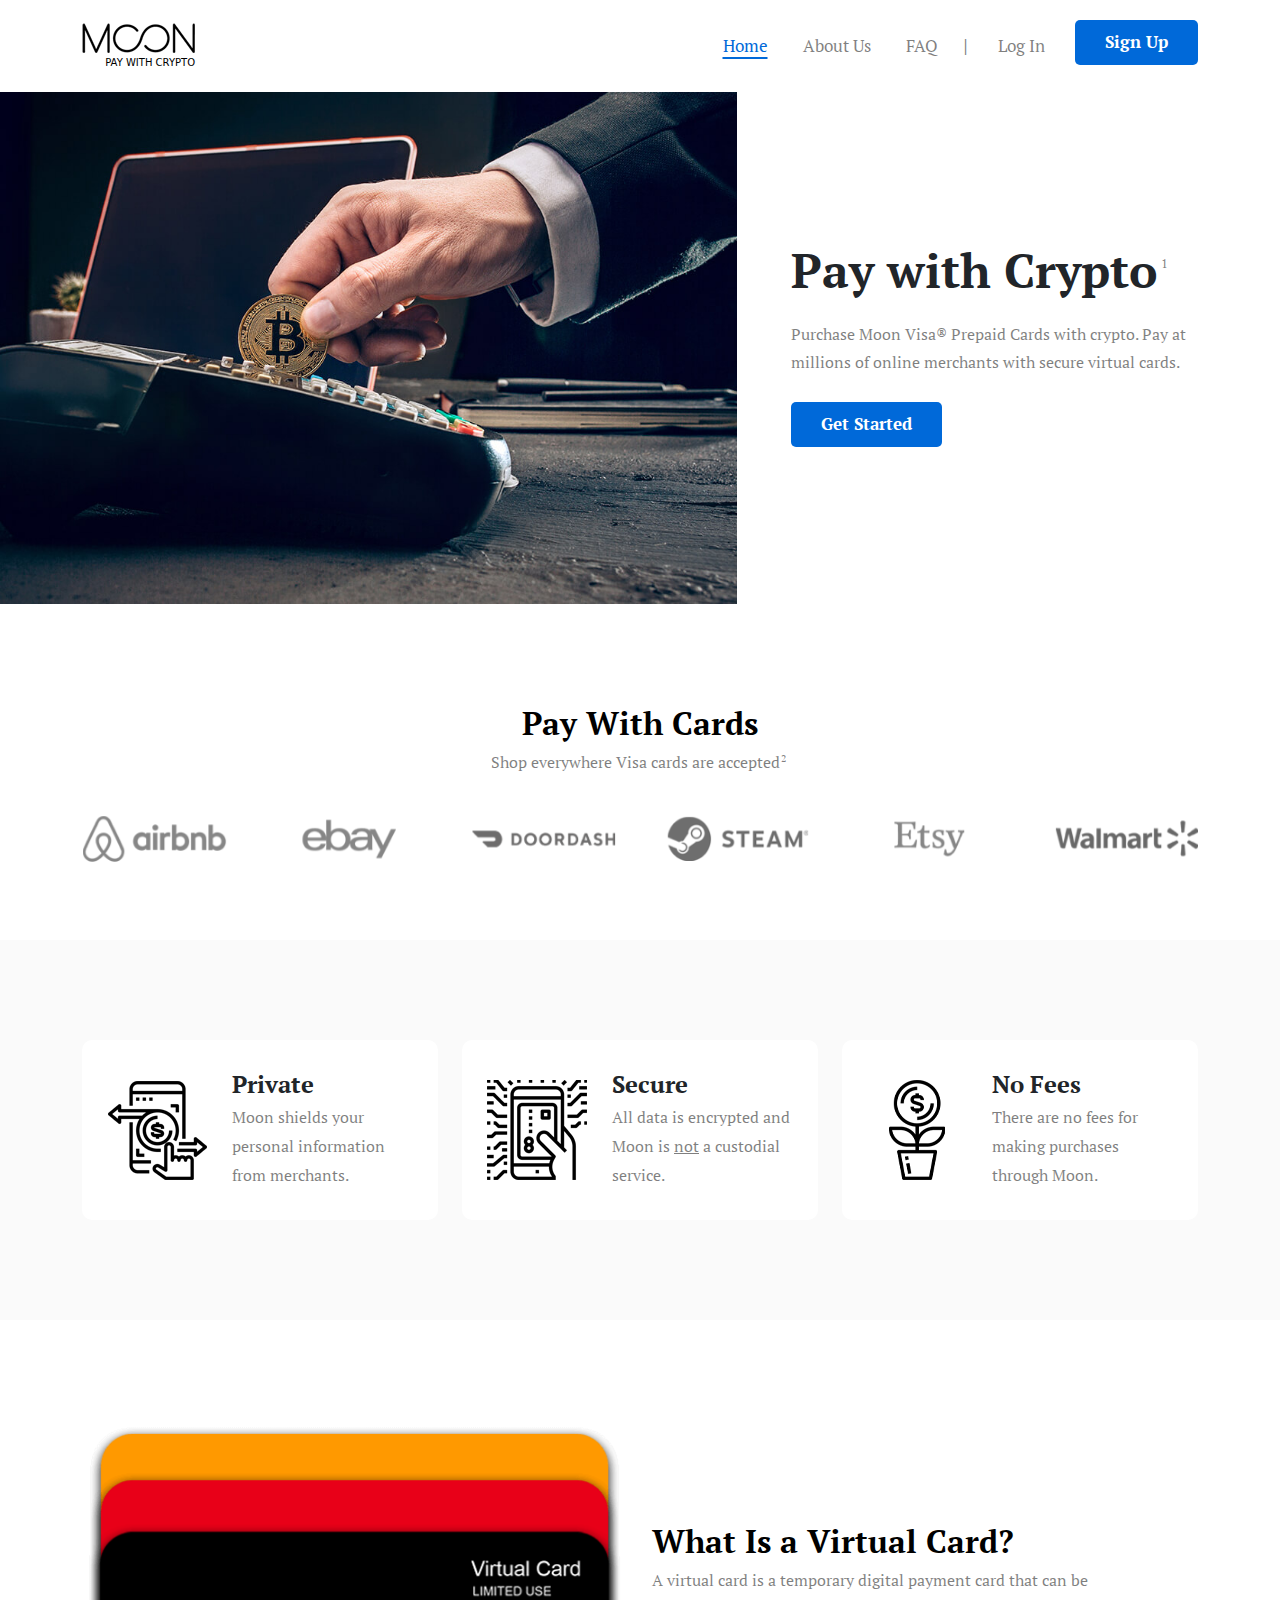
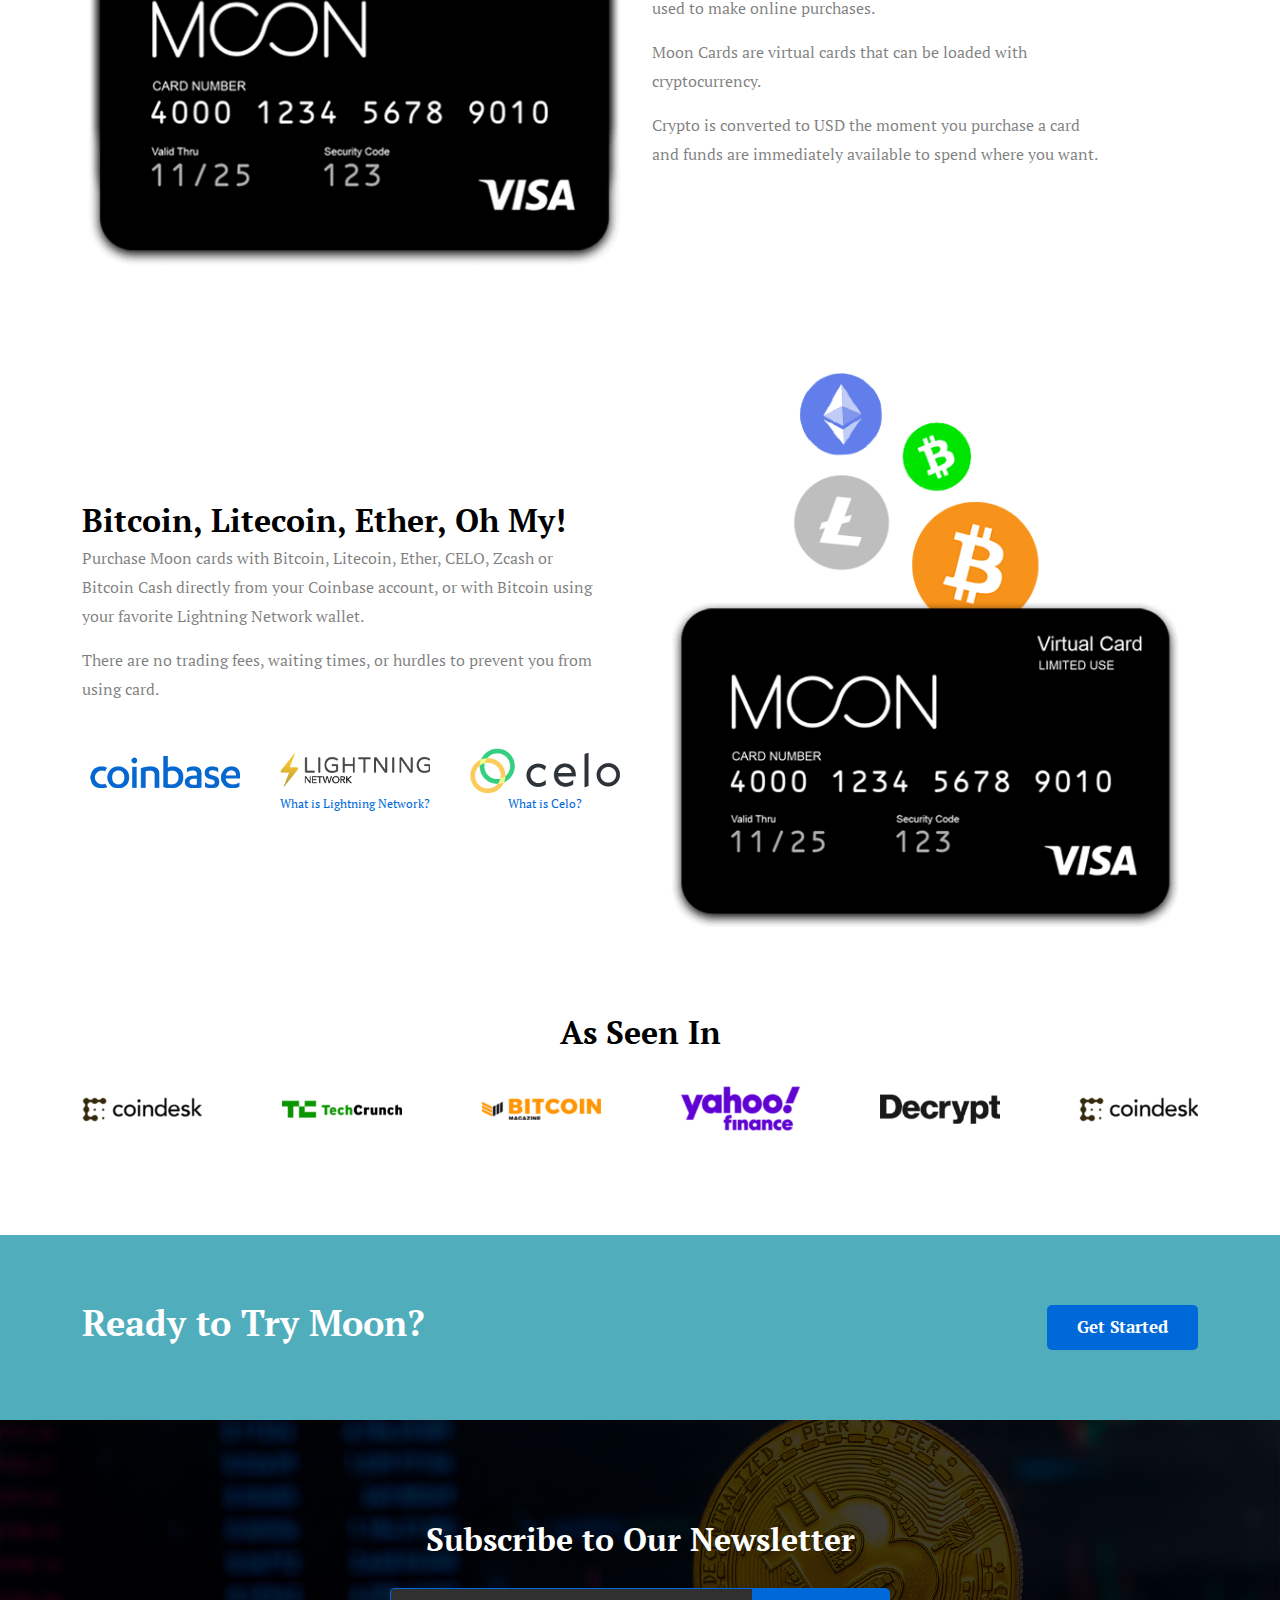
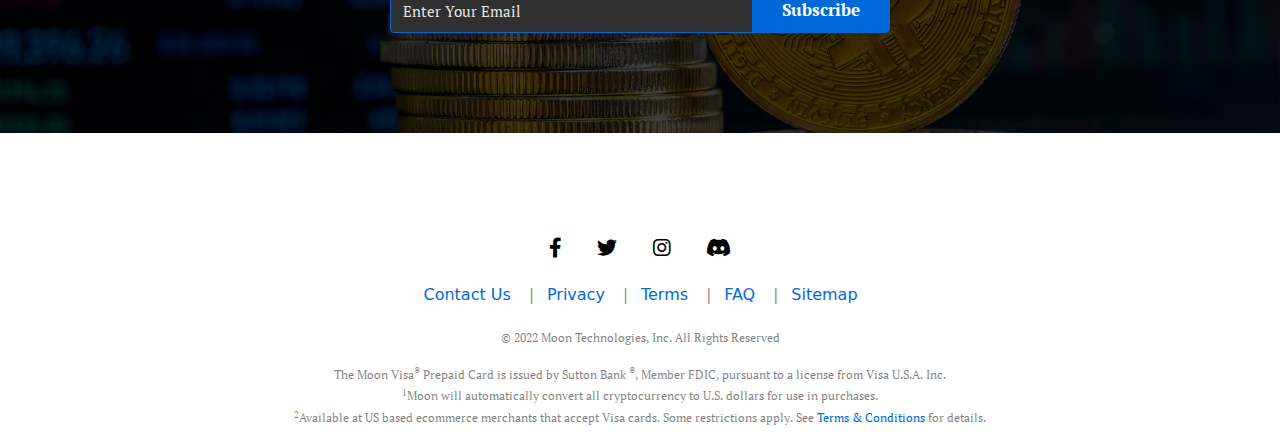
<file: index.html>
<!DOCTYPE html>
<html lang="zxx">
    <head>
        <meta charset="UTF-8">
        <meta http-equiv="X-UA-Compatible" content="IE=edge">
        <meta name="viewport" content="width=device-width, initial-scale=1.0">

        <!-- All Link Of CSS -->
        <link rel="stylesheet" href="assets/css/bootstrap.min.css">
        <link rel="stylesheet" href="assets/css/fontawsome.min.css">
        <link rel="stylesheet" href="assets/css/owl.carousel.min.css">
        <link rel="stylesheet" href="assets/css/style.css">

        <title>Moon - Shop Online With Cryptocurrency</title>
        <link rel="icon" type="image/png" href="assets/image/favicon.png">
    </head>
    <body>
        
        <!-- Header area Start -->
        <div class="header">
            <div class="container">
                <div class="row align-items-center">
                    <div class="col-lg-4 col-md-2">
                        <div class="header-logo-area">
                            <a href="index.html"><img src="assets/image/moon-logo-black.png" alt="image"> <span>PAY WITH CRYPTO</span></a>
                        </div>
                    </div>
                    <div class="col-lg-8 col-md-10">
                        <div class="nav-list">
                            <ul>
                                <li><a class="nav-item active" href="index.html">Home</a></li>
                                <li><a class="nav-item" href="about.html">About Us</a></li>
                                <li><a class="nav-item" href="faq.html">FAQ</a></li>
                            </ul>
                            <ul class="nav-button-area">
                                <li><a class="nav-item" href="authentication.html">Log In</a></li>
                                <li><a class="default-button" href="authentication.html"><span>Sign Up</span></a></li>
                            </ul>
                        </div>
                    </div>
                </div>
            </div>
        </div>
        <!-- Header Area End -->

        <!-- Banner Area Start -->
        <div class="banner">
            <div class="row">
                <div class="col-lg-7">
                    <div class="banner-image-area">
                        <img src="assets/image/banner/banner.jpg" alt="image">
                    </div>
                </div>
                <div class="col-lg-5">
                    <div class="banner-text-area">
                        <h1>Pay with Crypto <sup>1</sup></h1>
                        <p>Purchase Moon Visa® Prepaid Cards with crypto. Pay at millions of online merchants with secure virtual cards.</p>
                        <a class="default-button" href="authentication.html"><span>Get Started</span></a>
                    </div>
                </div>
            </div>
        </div>
        <!-- Banner Area End -->

        <!-- Card Accept Area Start -->
        <div class="card-accept pt-100 pb-70">
            <div class="container">
                <div class="default-section-title default-section-title-middle">
                    <h3>Pay With Cards</h3>
                    <p>Shop everywhere Visa cards are accepted <sup>2</sup></p>
                </div>
                <div class="section-content">
                    <div class="brand-logo-area owl-carousel">
                        <img src="assets/image/brand-logo/airbnb.png" alt="image">
                        <img src="assets/image/brand-logo/ebay.png" alt="image">
                        <img src="assets/image/brand-logo/doordash.png" alt="image">
                        <img src="assets/image/brand-logo/steam.png" alt="image">
                        <img src="assets/image/brand-logo/esty.png" alt="image">
                        <img src="assets/image/brand-logo/walmart.png" alt="image">
                    </div>
                </div>
            </div>
        </div>
        <!-- Card Accept Area End -->

        <!-- Features Area Start -->
        <div class="features pt-70 pb-100 bg-eeeeee">
            <div class="container">
                <div class="row align-items-center justify-content-center">
                    <div class="col-xl-4 col-lg-6 col-md-6 col-sm-6 col-12">
                        <div class="features-card">
                            <img src="assets/image/features/private.png" alt="icon">
                            <h3>Private</h3>
                            <p>Moon shields your personal information from merchants.</p>
                        </div>
                    </div>
                    <div class="col-xl-4 col-lg-6 col-md-6 col-sm-6 col-12">
                        <div class="features-card">
                            <img src="assets/image/features/secure.png" alt="icon">
                            <h3>Secure</h3>
                            <p>All data is encrypted and Moon is <span>not</span> a custodial service.</p>
                        </div>
                    </div>
                    <div class="col-xl-4 col-lg-6 col-md-6 col-sm-6 col-12">
                        <div class="features-card">
                            <img src="assets/image/features/no-fees.png" alt="icon">
                            <h3>No Fees</h3>
                            <p>There are no fees for making purchases through Moon.</p>
                        </div>
                    </div>
                </div>
            </div>
        </div>
        <!-- Features Area End -->

        <!-- What Is Card Area Start -->
        <div class="card-intro ptb-100">
            <div class="container">
                <div class="row align-items-center">
                    <div class="col-lg-6">
                        <div class="card-img-area" data-tilt>
                            <img src="assets/image/moon-card.png" alt="image">
                        </div>
                    </div>
                    <div class="col-lg-6">
                        <div class="card-intro-text-area">
                            <div class="default-section-title">
                                <h3>What Is a Virtual Card?</h3>
                                <p>A virtual card is a temporary digital payment card that can be used to make online purchases.</p>
                                <p>Moon Cards are virtual cards that can be loaded with cryptocurrency.</p>
                                <p>Crypto is converted to USD the moment you purchase a card and funds are immediately available to spend where you want.</p>
                            </div>
                        </div>
                    </div>
                </div>
            </div>
        </div>
        <!-- What Is Card Area End -->

        <!-- Crypto Area Start -->
        <div class="crypto-area pb-70">
            <div class="container">
                <div class="row align-items-center">
                    <div class="col-lg-6">
                        <div class="crypto-text-area pr-20">
                            <div class="default-section-title">
                                <h3>Bitcoin, Litecoin, Ether, Oh My!</h3>
                                <p>Purchase Moon cards with Bitcoin, Litecoin, Ether, CELO, Zcash or Bitcoin Cash directly from your Coinbase account, or with Bitcoin using your favorite Lightning Network wallet.</p>
                                <p>There are no trading fees, waiting times, or hurdles to prevent you from using card.</p>
                            </div>
                        </div>
                        <div class="crypto-logo-area">
                            <div class="row">
                                <div class="col-lg-4">
                                    <div class="crypto-logo-img-card">
                                        <img src="assets/image/crypto/moon-coinbase-logo.png" alt="image">
                                    </div>
                                </div>
                                <div class="col-lg-4">
                                    <div class="crypto-logo-img-card">
                                        <img src="assets/image/crypto/lightning-logo.png" alt="image">
                                        <span><a href="">What is Lightning Network?</a></span>
                                    </div>
                                </div>
                                <div class="col-lg-4">
                                    <div class="crypto-logo-img-card">
                                        <img src="assets/image/crypto/celo.png" alt="image">
                                        <span><a href="">What is Celo?</a></span>
                                    </div>
                                </div>
                            </div>
                        </div>
                    </div>
                    <div class="col-lg-6">
                        <div class="crypto-img-area" data-tilt>
                            <img src="assets/image/crypto-to-card.png" alt="image">
                        </div>
                    </div>
                </div>
            </div>
        </div>
        <!-- Crypto Area End -->

        <!-- Partner Area Start -->
        <div class="partner pb-100">
            <div class="container">
                <div class="default-section-title default-section-title-middle">
                    <h3>As Seen In</h3>
                </div>
                <div class="section-content">
                    <div class="partner-logo-area owl-carousel">
                        <img src="assets/image/partner/coindesk.png" alt="image">
                        <img src="assets/image/partner/tech.png" alt="image">
                        <img src="assets/image/partner/bitcoin-magazine-logo.png" alt="image">
                        <img src="assets/image/partner/yahoo-finance-logo.png" alt="image">
                        <img src="assets/image/partner/blog-decrypt.png" alt="image">
                    </div>
                </div>
            </div>
        </div>
        <!-- Partner Area End -->

        <!-- Newsletter Area Start -->
        <div class="newsletter ptb-70">
            <div class="container">
                <div class="row">
                    <div class="col-lg-8">
                        <h3 class="newsletter-text">Ready to Try Moon?</h3>
                    </div>
                    <div class="col-lg-4">
                        <a class="default-button newsletter-button" href="authenticaation.html"><span>Get Started</span></a>
                    </div>
                </div>
            </div>

        </div>
        <!-- Newsletter Area End -->

        <!-- Subscribe Area Start -->
        <div class="subscribe ptb-100">
            <div class="container">
                <div class="subscriber-content">
                    <div class="default-section-title default-section-title-middle">
                        <h3>Subscribe to Our Newsletter</h3>
                    </div>
                    <form>
                        <div class="input-group">
                            <input type="email" class="form-control" placeholder="Enter Your Email" required>
                            <button class="default-button" type="submit"><Span>Subscribe</Span></button>
                        </div>
                    </form>
                </div>
            </div>
        </div>
        <!-- Subscribe Area End -->

        <!-- Footer Area Start -->
        <div class="footer pt-100">
            <div class="container">
                <div class="footer-social-icons">
                    <ul>
                        <li><a href="#"><i class="fa-brands fa-facebook-f"></i></a></li>
                        <li><a href="#"><i class="fa-brands fa-twitter"></i></a></li>
                        <li><a href="#"><i class="fa-brands fa-instagram"></i></a></li>
                        <li><a href="#"><i class="fa-brands fa-discord"></i></a></li>
                    </ul>
                </div>
                <div class="footer-links-area">
                    <ul>
                        <li><a href="#">Contact Us</a></li>
                        <li><a href="#">Privacy</a></li>
                        <li><a href="#">Terms</a></li>
                        <li><a href="#">FAQ</a></li>
                        <li><a href="#">Sitemap</a></li>
                    </ul>
                </div>
                <div class="copyright">
                    <p>&copy; 2022 Moon Technologies, Inc. All Rights Reserved</p>
                    <p>The Moon Visa<sup>&reg;</sup> Prepaid Card is issued by Sutton Bank <sup>&reg;</sup>, Member FDIC, pursuant to a license from Visa U.S.A. Inc.</p>
                    <p><sup>1</sup>Moon will automatically convert all cryptocurrency to U.S. dollars for use in purchases.</p>
                    <p><sup>2</sup>Available at US based ecommerce merchants that accept Visa cards. Some restrictions apply. See <a href="#">Terms & Conditions</a> for details.</p>
                </div>
            </div>
        </div>
        <!-- Footer Area End -->

        <div class="go-top"><img src="assets/image/001-up.png" alt="image"></div>

        <!-- All Links Of JS -->
        <script src="assets/js/jquery.js"></script>
        <script src="assets/js/bootstrap.bundle.min.js"></script>
        <script src="assets/js/owl.carousel.min.js"></script>
        <script src="assets/js/tilt.min.js"></script>
        <script src="assets/js/custom.js"></script>
    </body>
</html>
</file>
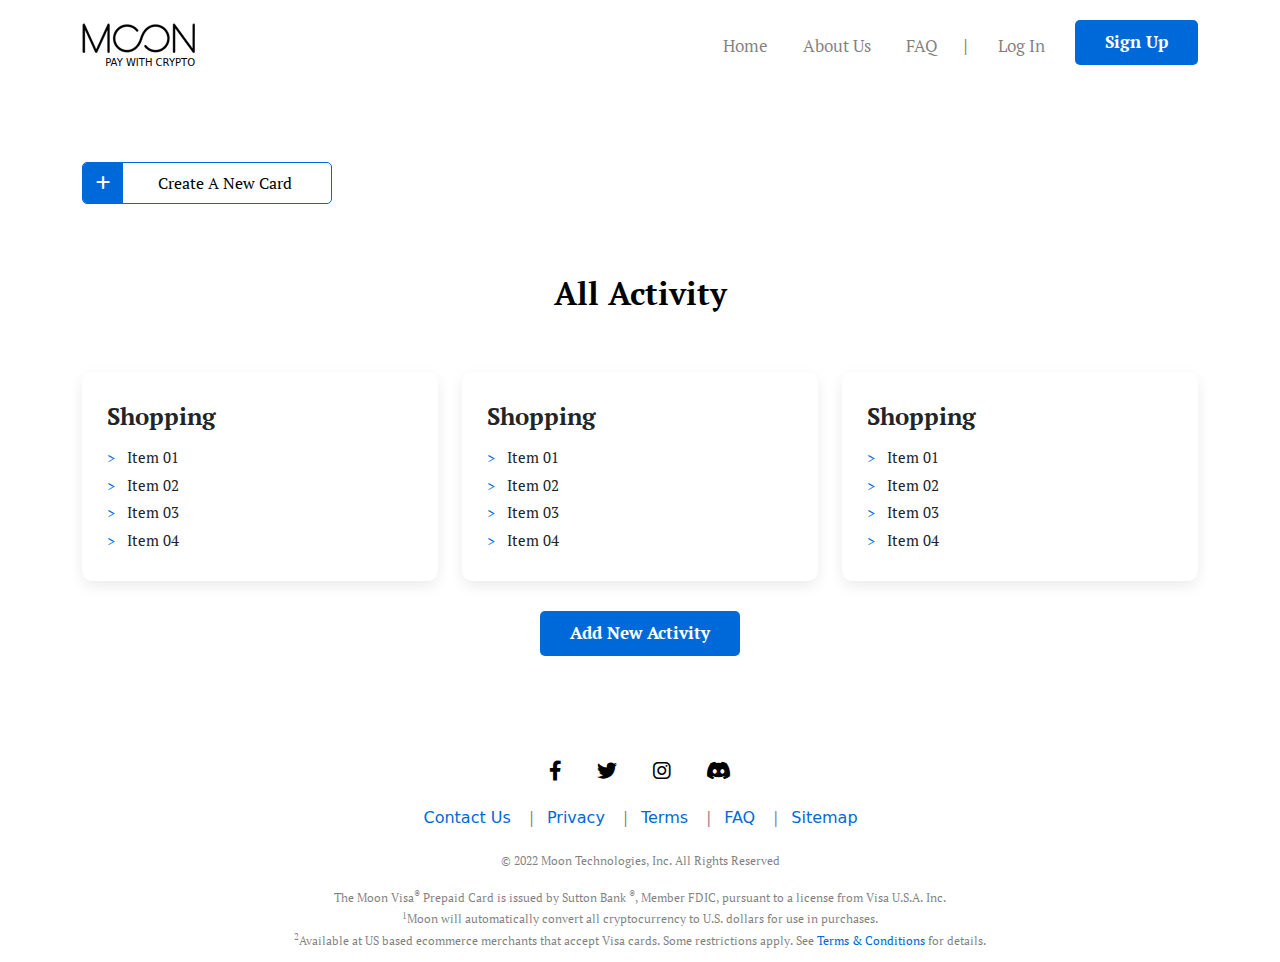
<file: activity-card.html>
<!DOCTYPE html>
<html lang="zxx">
    <head>
        <meta charset="UTF-8">
        <meta http-equiv="X-UA-Compatible" content="IE=edge">
        <meta name="viewport" content="width=device-width, initial-scale=1.0">

        <!-- All Link Of CSS -->
        <link rel="stylesheet" href="assets/css/bootstrap.min.css">
        <link rel="stylesheet" href="assets/css/fontawsome.min.css">
        <link rel="stylesheet" href="assets/css/owl.carousel.min.css">
        <link rel="stylesheet" href="assets/css/style.css">

        <title>Moon - Shop Online With Cryptocurrency</title>
        <link rel="icon" type="image/png" href="assets/image/favicon.png">
    </head>
    <body>
        
        <!-- Header area Start -->
        <div class="header">
            <div class="container">
                <div class="row align-items-center">
                    <div class="col-lg-4 col-md-2">
                        <div class="header-logo-area">
                            <a href="index.html"><img src="assets/image/moon-logo-black.png" alt="image"> <span>PAY WITH CRYPTO</span></a>
                        </div>
                    </div>
                    <div class="col-lg-8 col-md-10">
                        <div class="nav-list">
                            <ul>
                                <li><a class="nav-item" href="index.html">Home</a></li>
                                <li><a class="nav-item" href="about.html">About Us</a></li>
                                <li><a class="nav-item" href="faq.html">FAQ</a></li>
                            </ul>
                            <ul class="nav-button-area">
                                <li><a class="nav-item" href="authentication.html">Log In</a></li>
                                <li><a class="default-button" href="authentication.html"><span>Sign Up</span></a></li>
                            </ul>
                        </div>
                    </div>
                </div>
            </div>
        </div>
        <!-- Header Area End -->

        <!-- Create New Card Area Start -->
        <div class="add-card pt-70">
            <div class="container">
                <button id="create-new-card"><i class="fa-solid fa-plus"></i> Create A New Card</button>
            </div>
        </div>
        <!-- Create New Card Area End -->

        <!-- Activity Area Start -->
        <div class="activity-area pt-70">
            <div class="container">
                <div class="default-section-title default-section-title-middle">
                    <h3>All Activity</h3>
                </div>
                <div class="section-content" id="activity-card-area">
                    <div class="row">
                        <div class="col-lg-4">
                            <div class="activity-card">
                                <h3>Shopping</h3>
                                <ul>
                                    <li>Item 01</li>
                                    <li>Item 02</li>
                                    <li>Item 03</li>
                                    <li>Item 04</li>
                                </ul>
                            </div>
                        </div>
                        <div class="col-lg-4">
                            <div class="activity-card">
                                <h3>Shopping</h3>
                                <ul>
                                    <li>Item 01</li>
                                    <li>Item 02</li>
                                    <li>Item 03</li>
                                    <li>Item 04</li>
                                </ul>
                            </div>
                        </div>
                        <div class="col-lg-4">
                            <div class="activity-card">
                                <h3>Shopping</h3>
                                <ul>
                                    <li>Item 01</li>
                                    <li>Item 02</li>
                                    <li>Item 03</li>
                                    <li>Item 04</li>
                                </ul>
                            </div>
                        </div>

                    </div>
                </div>
                <div class="add-new-card">
                    <button class="default-button"><span>Add New Activity</span></button>
                </div>
            </div>
        </div>
        <!-- Activity Area End -->

        <!-- Footer Area Start -->
        <div class="footer pt-100">
            <div class="container">
                <div class="footer-social-icons">
                    <ul>
                        <li><a href="#"><i class="fa-brands fa-facebook-f"></i></a></li>
                        <li><a href="#"><i class="fa-brands fa-twitter"></i></a></li>
                        <li><a href="#"><i class="fa-brands fa-instagram"></i></a></li>
                        <li><a href="#"><i class="fa-brands fa-discord"></i></a></li>
                    </ul>
                </div>
                <div class="footer-links-area">
                    <ul>
                        <li><a href="#">Contact Us</a></li>
                        <li><a href="#">Privacy</a></li>
                        <li><a href="#">Terms</a></li>
                        <li><a href="#">FAQ</a></li>
                        <li><a href="#">Sitemap</a></li>
                    </ul>
                </div>
                <div class="copyright">
                    <p>&copy; 2022 Moon Technologies, Inc. All Rights Reserved</p>
                    <p>The Moon Visa<sup>&reg;</sup> Prepaid Card is issued by Sutton Bank <sup>&reg;</sup>, Member FDIC, pursuant to a license from Visa U.S.A. Inc.</p>
                    <p><sup>1</sup>Moon will automatically convert all cryptocurrency to U.S. dollars for use in purchases.</p>
                    <p><sup>2</sup>Available at US based ecommerce merchants that accept Visa cards. Some restrictions apply. See <a href="#">Terms & Conditions</a> for details.</p>
                </div>
            </div>
        </div>
        <!-- Footer Area End -->

        <!-- popup Area Start -->
        <div class="popup">
            <div class="container">
                <div class="popup-content">
                    <div id="close"><i class="fa-solid fa-xmark"></i></div>
                    <h3>Create A New Card</h3>
                    <div class="row">
                        <div class="col-lg-6 align-items-center">
                            <div class="card-img">
                                <img src="assets/image/card.jpg" alt="image">
                                <h2>$<span id="amout">10</span></h2>
                                <p>Note: this card will be valid for 60 days.</p>
                            </div>
                        </div>
                        <div class="col-lg-6">
                            <div class="create-card-text-area">
                                <form id="add-card-input-form">
                                    <div class="input-groups">
                                        <h4>Card Amount</h4>
                                        <div class="d-flex">
                                            <input type="text" placeholder="Enter Amount" id="entered_amount">
                                            <p>USD <img src="assets/image/United_States.png" alt="imag"></p>
                                        </div>
                                    </div>
                                    <div class="input-groups">
                                        <h4>Payment Method</h4>
                                        <div class="d-flex">
                                            <select class="form-select" aria-label="Default select example">
                                                <option selected>Bitcoin</option>
                                                <option value="1">Etherioum</option>
                                                <option value="2">Coinbase</option>
                                                <option value="3">Lighting</option>
                                            </select>
                                        </div>
                                    </div>
                                    <div class="coin-conversion">
                                        <p>Conversion Rate: <span>1</span> BTC = $ <span>25658</span></p>
                                        <p>Last Update Few Seconds Ago</p>
                                    </div>
                                    <div class="input-groups last-group">
                                        <h4>You Pay</h4>
                                        <div class="d-flex">
                                            <h6 id="Paying-amount">16</h6>
                                            <p>BTC <img src="assets/image/bitcoin-logo.png" alt="imag"></p>
                                        </div>
                                    </div>
                                    <button type="button" class="default-button" id="continue-button"><span>Continue</span></button>
                                </form>
                                <div class="add-card-checkout">
                                    <button class="back-button"><i class="fa-solid fa-angle-left"></i> Back</button>
                                    <h3>Is this the current amount?</h3>
                                    <ul>
                                        <li>This card will expire in 660 days.</li>
                                        <li>This card works only in U.S merchants.</li>
                                    </ul>
                                    <div class="form-check">
                                        <input class="form-check-input" type="checkbox" value="" id="flexCheckDefault">
                                        <label class="form-check-label" for="flexCheckDefault">
                                            I understand these conditions.
                                        </label>
                                    </div>
                                    <button class="default-button" id="create-card"><span>Yes Create Card</span></button>
                                </div>
                            </div>
                        </div>
                    </div>
                </div>
            </div>
        </div>
        <!-- Popup Area End -->

        <div class="go-top"><img src="assets/image/001-up.png" alt="image"></div>

        <!-- All Links Of JS -->
        <script src="assets/js/jquery.js"></script>
        <script src="assets/js/bootstrap.bundle.min.js"></script>
        <script src="assets/js/owl.carousel.min.js"></script>
        <script src="assets/js/tilt.min.js"></script>
        <script src="assets/js/custom.js"></script>
    </body>
</html>
</file>
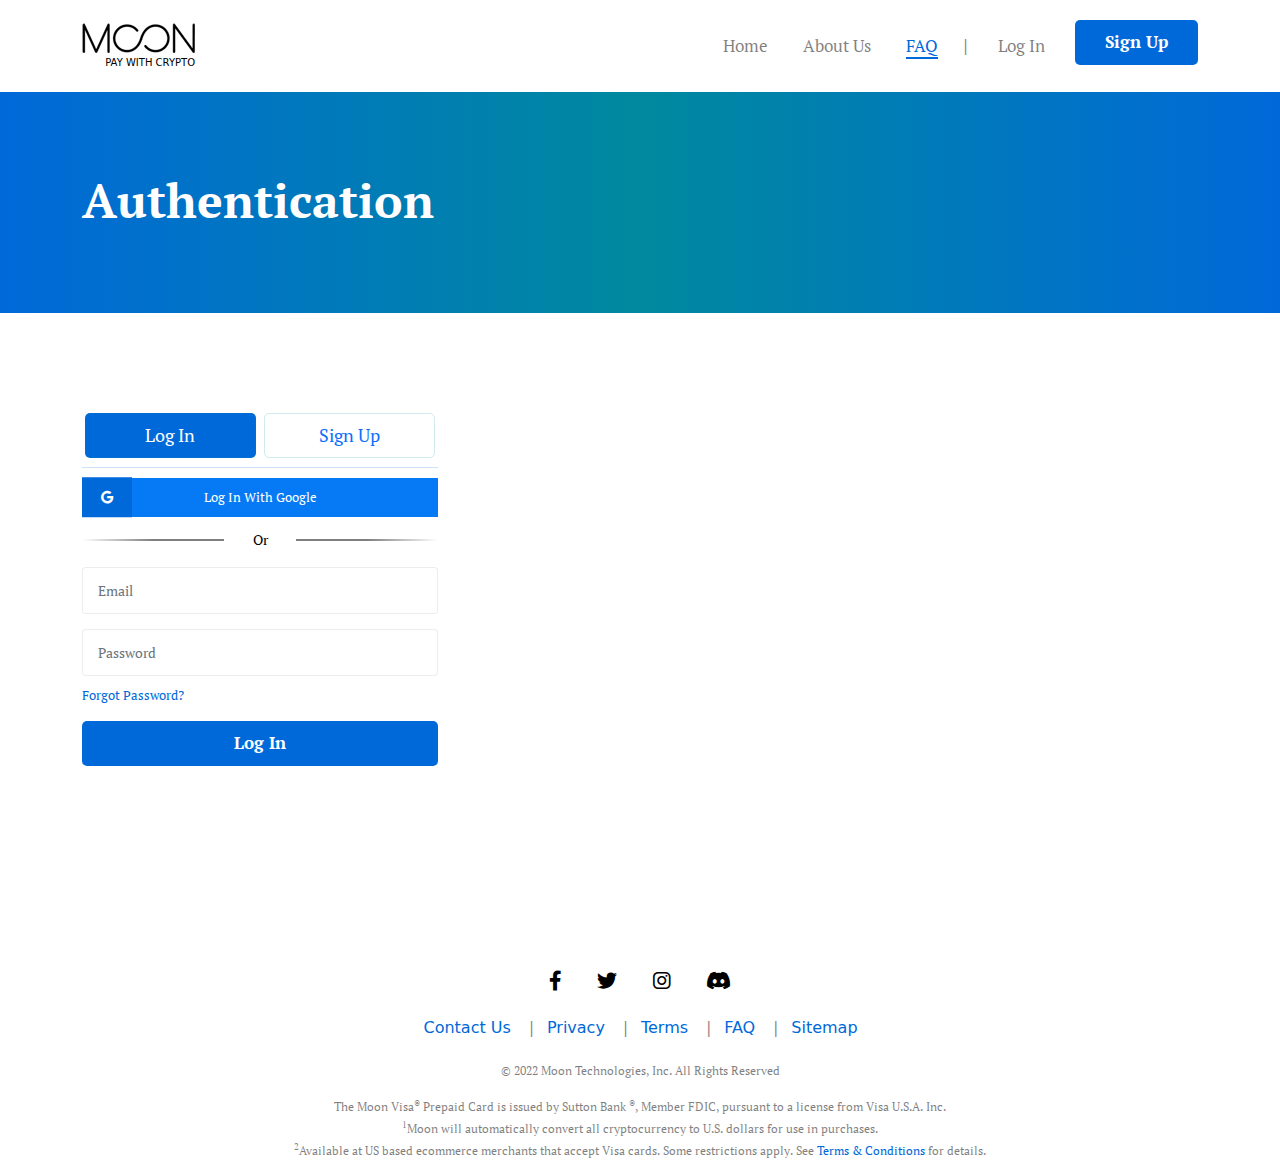
<file: authentication.html>
<!DOCTYPE html>
<html lang="zxx">
    <head>
        <meta charset="UTF-8">
        <meta http-equiv="X-UA-Compatible" content="IE=edge">
        <meta name="viewport" content="width=device-width, initial-scale=1.0">

        <!-- All Link Of CSS -->
        <link rel="stylesheet" href="assets/css/bootstrap.min.css">
        <link rel="stylesheet" href="assets/css/fontawsome.min.css">
        <link rel="stylesheet" href="assets/css/owl.carousel.min.css">
        <link rel="stylesheet" href="assets/css/style.css">

        <title>Moon - Shop Online With Cryptocurrency</title>
        <link rel="icon" type="image/png" href="assets/image/favicon.png">
    </head>
    <body>
        
        <!-- Header area Start -->
        <div class="header">
            <div class="container">
                <div class="row align-items-center">
                    <div class="col-lg-4 col-md-2">
                        <div class="header-logo-area">
                            <a href="index.html"><img src="assets/image/moon-logo-black.png" alt="image"> <span>PAY WITH CRYPTO</span></a>
                        </div>
                    </div>
                    <div class="col-lg-8 col-md-10">
                        <div class="nav-list">
                            <ul>
                                <li><a class="nav-item" href="index.html">Home</a></li>
                                <li><a class="nav-item" href="about.html">About Us</a></li>
                                <li><a class="nav-item active" href="faq.html">FAQ</a></li>
                            </ul>
                            <ul class="nav-button-area">
                                <li><a class="nav-item" href="authentication.html">Log In</a></li>
                                <li><a class="default-button" href="authentication.html"><span>Sign Up</span></a></li>
                            </ul>
                        </div>
                    </div>
                </div>
            </div>
        </div>
        <!-- Header Area End -->

        <!-- Inner Page Banner Heading Area Start -->
        <div class="inner-page-banner-area">
            <div class="container">
                <h1>Authentication</h1>
            </div>
        </div>
        <!-- Inner Page Banner Heading Area End -->

        <!-- Login Area Start -->
        <div class="authentication ptb-100">
            <div class="container">
                <div class="row">
                    <div class="col-lg-4">
                        <div class="authentication-form-area">

                            <ul class="nav nav-tabs" id="myTab" role="tablist">
                                <li class="nav-item" role="presentation">
                                    <button class="nav-link active" id="login-tab" data-bs-toggle="tab" data-bs-target="#login-tab-pane" type="button" role="tab" aria-controls="login-tab-pane" aria-selected="true">Log In</button>
                                </li>
                                <li class="nav-item" role="presentation">
                                    <button class="nav-link" id="signup-tab" data-bs-toggle="tab" data-bs-target="#signup-tab-pane" type="button" role="tab" aria-controls="signup-tab-pane" aria-selected="false">Sign Up</button>
                                </li>
                            </ul>
                            <div class="tab-content" id="myTabContent">
                                <div class="tab-pane fade show active" id="login-tab-pane" role="tabpanel" aria-labelledby="login-tab" tabindex="0">
                                    <div class="authenticate-form">
                                        <a class="google-link-button" href="#"><i class="fa-brands fa-google"></i>Log In With Google</a>
                                        <p><span>Or</span></p>
                                        <form>
                                            <input type="email" class="form-control" placeholder="Email" required>
                                            <input type="password" class="form-control" placeholder="Password" required>
                                            <a class="forgot-pass" href="reset-password.html">Forgot Password?</a>
                                            <button type="submit" class="default-button"><span>Log In</span></button> 
                                        </form>
                                    </div>
                                </div>
                                <div class="tab-pane fade" id="signup-tab-pane" role="tabpanel" aria-labelledby="signup-tab" tabindex="0">
                                    <div class="authenticate-form">
                                        <a class="google-link-button" href="#"><i class="fa-brands fa-google"></i>Sign Up With Google</a>
                                        <p><span>Or</span></p>
                                        <form>
                                            <input type="text" class="form-control" placeholder="Name" required>
                                            <input type="email" class="form-control" placeholder="Email" required>
                                            <input type="password" class="form-control" placeholder="Password" required>
                                            <h6>By creating your Moon account, you agree to the <a href="#">Terms of Use</a> and <a href="#">Privacy Policy.</a></h6>
                                            <button type="submit" class="default-button"><span>Log In</span></button> 
                                        </form>
                                    </div>
                                </div>
                            </div>


                        </div>
                    </div>
                </div>
            </div>
        </div>
        <!-- Login Area End -->


        <!-- Footer Area Start -->
        <div class="footer pt-100">
            <div class="container">
                <div class="footer-social-icons">
                    <ul>
                        <li><a href="#"><i class="fa-brands fa-facebook-f"></i></a></li>
                        <li><a href="#"><i class="fa-brands fa-twitter"></i></a></li>
                        <li><a href="#"><i class="fa-brands fa-instagram"></i></a></li>
                        <li><a href="#"><i class="fa-brands fa-discord"></i></a></li>
                    </ul>
                </div>
                <div class="footer-links-area">
                    <ul>
                        <li><a href="#">Contact Us</a></li>
                        <li><a href="#">Privacy</a></li>
                        <li><a href="#">Terms</a></li>
                        <li><a href="#">FAQ</a></li>
                        <li><a href="#">Sitemap</a></li>
                    </ul>
                </div>
                <div class="copyright">
                    <p>&copy; 2022 Moon Technologies, Inc. All Rights Reserved</p>
                    <p>The Moon Visa<sup>&reg;</sup> Prepaid Card is issued by Sutton Bank <sup>&reg;</sup>, Member FDIC, pursuant to a license from Visa U.S.A. Inc.</p>
                    <p><sup>1</sup>Moon will automatically convert all cryptocurrency to U.S. dollars for use in purchases.</p>
                    <p><sup>2</sup>Available at US based ecommerce merchants that accept Visa cards. Some restrictions apply. See <a href="#">Terms & Conditions</a> for details.</p>
                </div>
            </div>
        </div>
        <!-- Footer Area End -->

        <div class="go-top"><img src="assets/image/001-up.png" alt="image"></div>

        <!-- All Links Of JS -->
        <script src="assets/js/jquery.js"></script>
        <script src="assets/js/bootstrap.bundle.min.js"></script>
        <script src="assets/js/owl.carousel.min.js"></script>
        <script src="assets/js/tilt.min.js"></script>
        <script src="assets/js/custom.js"></script>
    </body>
</html>
</file>
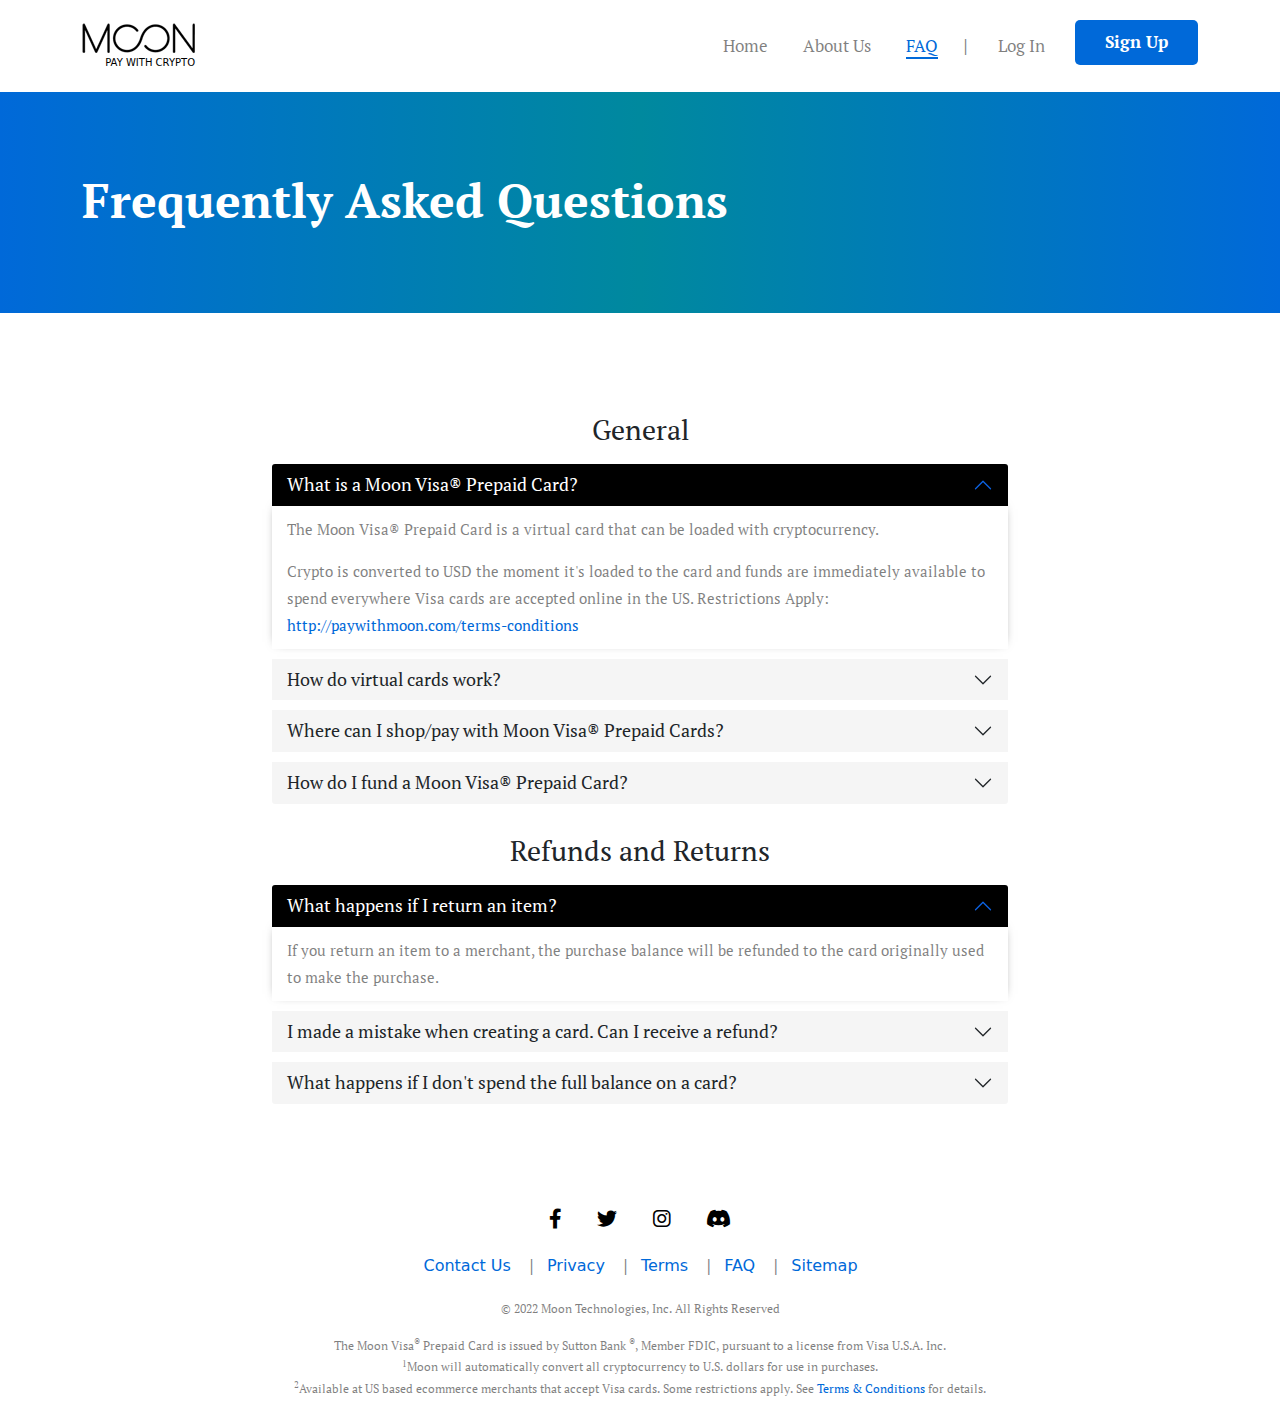
<file: faq.html>
<!DOCTYPE html>
<html lang="zxx">
    <head>
        <meta charset="UTF-8">
        <meta http-equiv="X-UA-Compatible" content="IE=edge">
        <meta name="viewport" content="width=device-width, initial-scale=1.0">

        <!-- All Link Of CSS -->
        <link rel="stylesheet" href="assets/css/bootstrap.min.css">
        <link rel="stylesheet" href="assets/css/fontawsome.min.css">
        <link rel="stylesheet" href="assets/css/owl.carousel.min.css">
        <link rel="stylesheet" href="assets/css/style.css">

        <title>Moon - Shop Online With Cryptocurrency</title>
        <link rel="icon" type="image/png" href="assets/image/favicon.png">
    </head>
    <body>
        
        <!-- Header area Start -->
        <div class="header">
            <div class="container">
                <div class="row align-items-center">
                    <div class="col-lg-4 col-md-2">
                        <div class="header-logo-area">
                            <a href="index.html"><img src="assets/image/moon-logo-black.png" alt="image"> <span>PAY WITH CRYPTO</span></a>
                        </div>
                    </div>
                    <div class="col-lg-8 col-md-10">
                        <div class="nav-list">
                            <ul>
                                <li><a class="nav-item" href="index.html">Home</a></li>
                                <li><a class="nav-item" href="about.html">About Us</a></li>
                                <li><a class="nav-item active" href="faq.html">FAQ</a></li>
                            </ul>
                            <ul class="nav-button-area">
                                <li><a class="nav-item" href="authentication.html">Log In</a></li>
                                <li><a class="default-button" href="authentication.html"><span>Sign Up</span></a></li>
                            </ul>
                        </div>
                    </div>
                </div>
            </div>
        </div>
        <!-- Header Area End -->

        <!-- Inner Page Banner Heading Area Start -->
        <div class="inner-page-banner-area">
            <div class="container">
                <h1>Frequently Asked Questions</h1>
            </div>
        </div>
        <!-- Inner Page Banner Heading Area End -->

        <!-- FAQ Accordion Area Start -->
        <div class="faq pt-70">
            <div class="container">
                <div class="general-faq faq-accordion-area">
                    <h3 class="faq-title">General</h3>
                    <div class="faq-content">
                        <div class="row justify-content-center">
                            <div class="col-lg-8">
                                <div class="accordion" id="accordionExample">
                                    <div class="accordion-item">
                                        <h2 class="accordion-header" id="headingOne">
                                            <button class="accordion-button" type="button" data-bs-toggle="collapse" data-bs-target="#collapseOne" aria-expanded="true" aria-controls="collapseOne">What is a Moon Visa® Prepaid Card?</button>
                                        </h2>
                                        <div id="collapseOne" class="accordion-collapse collapse show" aria-labelledby="headingOne" data-bs-parent="#accordionExample">
                                            <div class="accordion-body">
                                                <p>The Moon Visa® Prepaid Card is a virtual card that can be loaded with cryptocurrency.</p>
                                                <p>Crypto is converted to USD the moment it's loaded to the card and funds are immediately available to spend everywhere Visa cards are accepted online in the US. Restrictions Apply: <a href="http://paywithmoon.com/terms-conditions">http://paywithmoon.com/terms-conditions</a></p>
                                            </div>
                                        </div>
                                    </div>
                                    <div class="accordion-item">
                                        <h2 class="accordion-header" id="headingTwo">
                                            <button class="accordion-button collapsed" type="button" data-bs-toggle="collapse" data-bs-target="#collapseTwo" aria-expanded="false" aria-controls="collapseTwo">How do virtual cards work?</button>
                                        </h2>
                                        <div id="collapseTwo" class="accordion-collapse collapse" aria-labelledby="headingTwo" data-bs-parent="#accordionExample">
                                            <div class="accordion-body">
                                                <p>Virtual cards are just like regular cards, except there is no physical plastic. By entering virtual card details where you would normally input your credit or debit card details, you can complete purchases without giving out your personal card details.</p>
                                            </div>
                                        </div>
                                    </div>
                                    <div class="accordion-item">
                                        <h2 class="accordion-header" id="headingThree">
                                            <button class="accordion-button collapsed" type="button" data-bs-toggle="collapse" data-bs-target="#collapseThree" aria-expanded="false" aria-controls="collapseThree">Where can I shop/pay with Moon Visa® Prepaid Cards?</button>
                                        </h2>
                                        <div id="collapseThree" class="accordion-collapse collapse" aria-labelledby="headingThree" data-bs-parent="#accordionExample">
                                            <div class="accordion-body">
                                                <p>Moon enables you to shop/pay with your crypto everywhere Visa cards are accepted online in the US. Some restrictions apply, please see the <a href="#">terms and conditions</a> for details.</p>
                                            </div>
                                        </div>
                                    </div>
                                    <div class="accordion-item">
                                        <h2 class="accordion-header" id="headingFour">
                                            <button class="accordion-button collapsed" type="button" data-bs-toggle="collapse" data-bs-target="#collapseFour" aria-expanded="false" aria-controls="collapseFour">How do I fund a Moon Visa® Prepaid Card?</button>
                                        </h2>
                                        <div id="collapseFour" class="accordion-collapse collapse" aria-labelledby="headingFour" data-bs-parent="#accordionExample">
                                            <div class="accordion-body">
                                                <p>No, there is no application process to create or use a Moon Visa® Prepaid Card.</p>
                                            </div>
                                        </div>
                                    </div>
                                </div>
                            </div>
                        </div>
                    </div>

                    <h3 class="faq-title">Refunds and Returns</h3>
                    <div class="faq-content">
                        <div class="row justify-content-center">
                            <div class="col-lg-8">
                                <div class="accordion" id="accordionExample2">
                                    <div class="accordion-item">
                                        <h2 class="accordion-header" id="headingFive">
                                            <button class="accordion-button 1" type="button" data-bs-toggle="collapse" data-bs-target="#collapseFive" aria-expanded="false" aria-controls="collapseFive">What happens if I return an item?</button>
                                        </h2>
                                        <div id="collapseFive" class="accordion-collapse collapse show" aria-labelledby="headingFive" data-bs-parent="#accordionExample">
                                            <div class="accordion-body">
                                                <p>If you return an item to a merchant, the purchase balance will be refunded to the card originally used to make the purchase.</p>
                                            </div>
                                        </div>
                                    </div>
                                    <div class="accordion-item">
                                        <h2 class="accordion-header" id="headingSix">
                                            <button class="accordion-button collapsed" type="button" data-bs-toggle="collapse" data-bs-target="#collapseSix" aria-expanded="false" aria-controls="collapseSix">I made a mistake when creating a card. Can I receive a refund?</button>
                                        </h2>
                                        <div id="collapseSix" class="accordion-collapse collapse" aria-labelledby="headingSix" data-bs-parent="#accordionExample">
                                            <div class="accordion-body">
                                                <p>Yes. Click "Delete" under the card to delete the card and receive a credit to your Moon account. Credit can be used towards the purchase of another card.</p>
                                            </div>
                                        </div>
                                    </div>
                                    <div class="accordion-item">
                                        <h2 class="accordion-header" id="headingSeven">
                                            <button class="accordion-button collapsed" type="button" data-bs-toggle="collapse" data-bs-target="#collapseSeven" aria-expanded="false" aria-controls="collapseSeven">What happens if I don't spend the full balance on a card?</button>
                                        </h2>
                                        <div id="collapseSeven" class="accordion-collapse collapse" aria-labelledby="headingSeven" data-bs-parent="#accordionExample">
                                            <div class="accordion-body">
                                                <p>Don't worry! Click "Delete" under the card to delete the card and receive a credit to your Moon account for any unspent amount. Credit can be used towards the purchase of another card.</p>
                                            </div>
                                        </div>
                                    </div>
                                </div>
                            </div>
                        </div>
                    </div>


                </div>
            </div>
        </div>
        <!-- FAQ Accordion Area End -->

        <!-- Footer Area Start -->
        <div class="footer pt-100">
            <div class="container">
                <div class="footer-social-icons">
                    <ul>
                        <li><a href="#"><i class="fa-brands fa-facebook-f"></i></a></li>
                        <li><a href="#"><i class="fa-brands fa-twitter"></i></a></li>
                        <li><a href="#"><i class="fa-brands fa-instagram"></i></a></li>
                        <li><a href="#"><i class="fa-brands fa-discord"></i></a></li>
                    </ul>
                </div>
                <div class="footer-links-area">
                    <ul>
                        <li><a href="#">Contact Us</a></li>
                        <li><a href="#">Privacy</a></li>
                        <li><a href="#">Terms</a></li>
                        <li><a href="#">FAQ</a></li>
                        <li><a href="#">Sitemap</a></li>
                    </ul>
                </div>
                <div class="copyright">
                    <p>&copy; 2022 Moon Technologies, Inc. All Rights Reserved</p>
                    <p>The Moon Visa<sup>&reg;</sup> Prepaid Card is issued by Sutton Bank <sup>&reg;</sup>, Member FDIC, pursuant to a license from Visa U.S.A. Inc.</p>
                    <p><sup>1</sup>Moon will automatically convert all cryptocurrency to U.S. dollars for use in purchases.</p>
                    <p><sup>2</sup>Available at US based ecommerce merchants that accept Visa cards. Some restrictions apply. See <a href="#">Terms & Conditions</a> for details.</p>
                </div>
            </div>
        </div>
        <!-- Footer Area End -->

        <div class="go-top"><img src="assets/image/001-up.png" alt="image"></div>

        <!-- All Links Of JS -->
        <script src="assets/js/jquery.js"></script>
        <script src="assets/js/bootstrap.bundle.min.js"></script>
        <script src="assets/js/owl.carousel.min.js"></script>
        <script src="assets/js/tilt.min.js"></script>
        <script src="assets/js/custom.js"></script>
    </body>
</html>
</file>
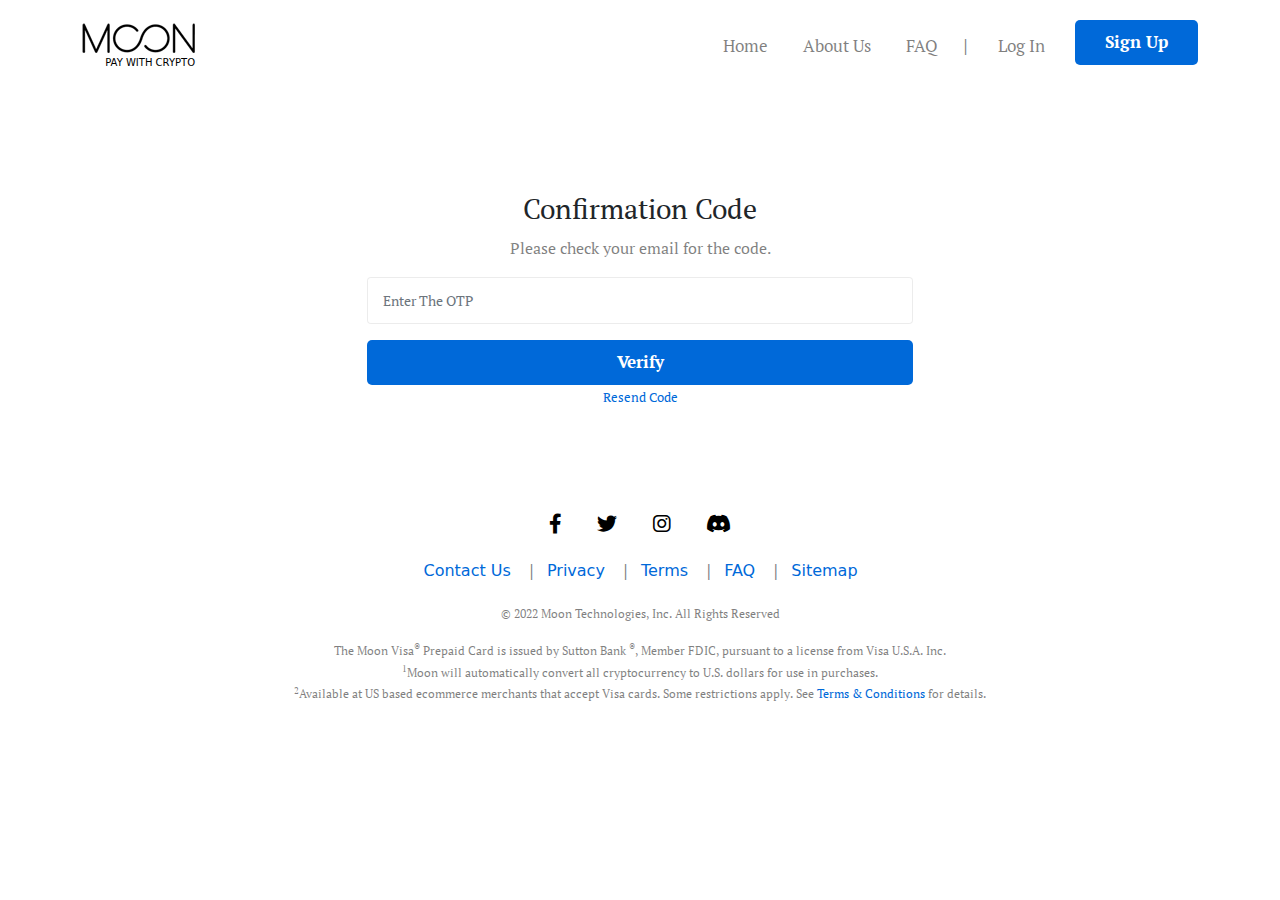
<file: otp.html>
<!DOCTYPE html>
<html lang="zxx">
    <head>
        <meta charset="UTF-8">
        <meta http-equiv="X-UA-Compatible" content="IE=edge">
        <meta name="viewport" content="width=device-width, initial-scale=1.0">

        <!-- All Link Of CSS -->
        <link rel="stylesheet" href="assets/css/bootstrap.min.css">
        <link rel="stylesheet" href="assets/css/fontawsome.min.css">
        <link rel="stylesheet" href="assets/css/owl.carousel.min.css">
        <link rel="stylesheet" href="assets/css/style.css">

        <title>Moon - Shop Online With Cryptocurrency</title>
        <link rel="icon" type="image/png" href="assets/image/favicon.png">
    </head>
    <body>
        
        <!-- Header area Start -->
        <div class="header">
            <div class="container">
                <div class="row align-items-center">
                    <div class="col-lg-4 col-md-2">
                        <div class="header-logo-area">
                            <a href="index.html"><img src="assets/image/moon-logo-black.png" alt="image"> <span>PAY WITH CRYPTO</span></a>
                        </div>
                    </div>
                    <div class="col-lg-8 col-md-10">
                        <div class="nav-list">
                            <ul>
                                <li><a class="nav-item" href="index.html">Home</a></li>
                                <li><a class="nav-item" href="about.html">About Us</a></li>
                                <li><a class="nav-item" href="faq.html">FAQ</a></li>
                            </ul>
                            <ul class="nav-button-area">
                                <li><a class="nav-item" href="authentication.html">Log In</a></li>
                                <li><a class="default-button" href="authentication.html"><span>Sign Up</span></a></li>
                            </ul>
                        </div>
                    </div>
                </div>
            </div>
        </div>
        <!-- Header Area End -->

        <!-- OTP Verification -->
        <div class="reset-pass pt-100">
            <div class="container">
                <div class="row justify-content-center">
                    <div class="col-lg-6">
                        <div class="reset-form text-center">
                            <h3>Confirmation Code</h3>
                            <p>Please check your email for the code.</p>
                            <div class="authenticate-form">
                                <form>
                                    <input pattern="\d*" type="text" class="form-control" placeholder="Enter The OTP" minlength="6" maxlength="6" required>
                                    <button type="submit" class="default-button mt-3"><span>Verify</span></button> 
                                    <a href="#">Resend Code</a>
                                </form>
                            </div>
                        </div>
                    </div>
                </div>
            </div>
        </div>
        <!-- OTP Verification -->

        <!-- Footer Area Start -->
        <div class="footer pt-100">
            <div class="container">
                <div class="footer-social-icons">
                    <ul>
                        <li><a href="#"><i class="fa-brands fa-facebook-f"></i></a></li>
                        <li><a href="#"><i class="fa-brands fa-twitter"></i></a></li>
                        <li><a href="#"><i class="fa-brands fa-instagram"></i></a></li>
                        <li><a href="#"><i class="fa-brands fa-discord"></i></a></li>
                    </ul>
                </div>
                <div class="footer-links-area">
                    <ul>
                        <li><a href="#">Contact Us</a></li>
                        <li><a href="#">Privacy</a></li>
                        <li><a href="#">Terms</a></li>
                        <li><a href="#">FAQ</a></li>
                        <li><a href="#">Sitemap</a></li>
                    </ul>
                </div>
                <div class="copyright">
                    <p>&copy; 2022 Moon Technologies, Inc. All Rights Reserved</p>
                    <p>The Moon Visa<sup>&reg;</sup> Prepaid Card is issued by Sutton Bank <sup>&reg;</sup>, Member FDIC, pursuant to a license from Visa U.S.A. Inc.</p>
                    <p><sup>1</sup>Moon will automatically convert all cryptocurrency to U.S. dollars for use in purchases.</p>
                    <p><sup>2</sup>Available at US based ecommerce merchants that accept Visa cards. Some restrictions apply. See <a href="#">Terms & Conditions</a> for details.</p>
                </div>
            </div>
        </div>
        <!-- Footer Area End -->

        <div class="go-top"><img src="assets/image/001-up.png" alt="image"></div>

        <!-- All Links Of JS -->
        <script src="assets/js/jquery.js"></script>
        <script src="assets/js/bootstrap.bundle.min.js"></script>
        <script src="assets/js/owl.carousel.min.js"></script>
        <script src="assets/js/tilt.min.js"></script>
        <script src="assets/js/custom.js"></script>
    </body>
</html>
</file>
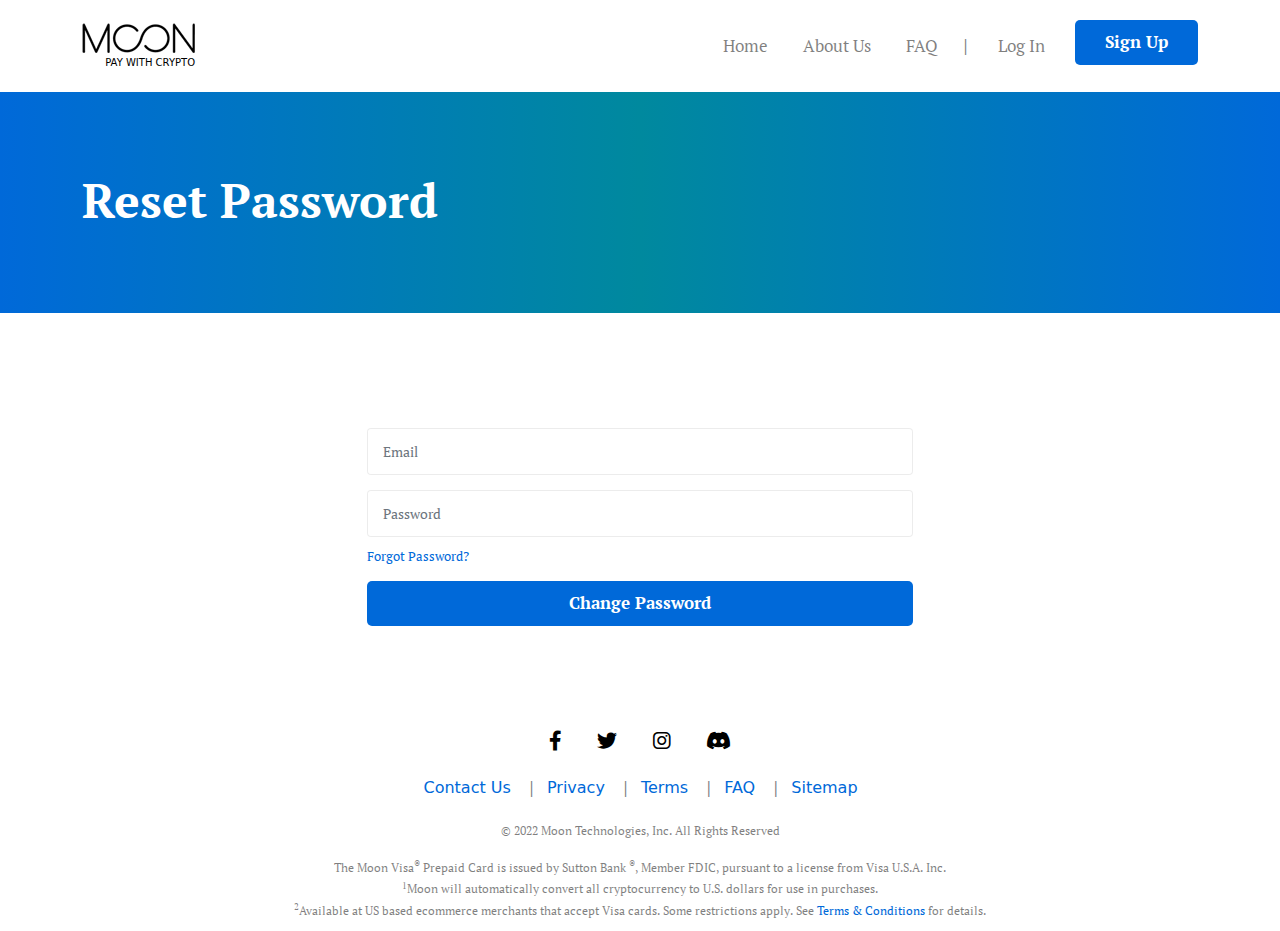
<file: reset-password.html>
<!DOCTYPE html>
<html lang="zxx">
    <head>
        <meta charset="UTF-8">
        <meta http-equiv="X-UA-Compatible" content="IE=edge">
        <meta name="viewport" content="width=device-width, initial-scale=1.0">

        <!-- All Link Of CSS -->
        <link rel="stylesheet" href="assets/css/bootstrap.min.css">
        <link rel="stylesheet" href="assets/css/fontawsome.min.css">
        <link rel="stylesheet" href="assets/css/owl.carousel.min.css">
        <link rel="stylesheet" href="assets/css/style.css">

        <title>Moon - Shop Online With Cryptocurrency</title>
        <link rel="icon" type="image/png" href="assets/image/favicon.png">
    </head>
    <body>
        
        <!-- Header area Start -->
        <div class="header">
            <div class="container">
                <div class="row align-items-center">
                    <div class="col-lg-4 col-md-2">
                        <div class="header-logo-area">
                            <a href="index.html"><img src="assets/image/moon-logo-black.png" alt="image"> <span>PAY WITH CRYPTO</span></a>
                        </div>
                    </div>
                    <div class="col-lg-8 col-md-10">
                        <div class="nav-list">
                            <ul>
                                <li><a class="nav-item" href="index.html">Home</a></li>
                                <li><a class="nav-item" href="about.html">About Us</a></li>
                                <li><a class="nav-item" href="faq.html">FAQ</a></li>
                            </ul>
                            <ul class="nav-button-area">
                                <li><a class="nav-item" href="authentication.html">Log In</a></li>
                                <li><a class="default-button" href="authentication.html"><span>Sign Up</span></a></li>
                            </ul>
                        </div>
                    </div>
                </div>
            </div>
        </div>
        <!-- Header Area End -->

        <!-- Inner Page Banner Heading Area Start -->
        <div class="inner-page-banner-area">
            <div class="container">
                <h1>Reset Password</h1>
            </div>
        </div>
        <!-- Inner Page Banner Heading Area End -->

        <!-- Reset Password -->
        <div class="reset-pass pt-100">
            <div class="container">
                <div class="row justify-content-center">
                    <div class="col-lg-6">
                        <div class="reset-form">
                            <div class="authenticate-form">
                                <form>
                                    <input type="email" class="form-control" placeholder="Email" required>
                                    <input type="password" class="form-control" placeholder="Password" required>
                                    <a class="forgot-pass" href="reset-password.html">Forgot Password?</a>
                                    <button type="submit" class="default-button"><span>Change Password</span></button> 
                                </form>
                            </div>
                        </div>
                    </div>
                </div>
            </div>
        </div>
        <!-- Reset Password -->

        <!-- Footer Area Start -->
        <div class="footer pt-100">
            <div class="container">
                <div class="footer-social-icons">
                    <ul>
                        <li><a href="#"><i class="fa-brands fa-facebook-f"></i></a></li>
                        <li><a href="#"><i class="fa-brands fa-twitter"></i></a></li>
                        <li><a href="#"><i class="fa-brands fa-instagram"></i></a></li>
                        <li><a href="#"><i class="fa-brands fa-discord"></i></a></li>
                    </ul>
                </div>
                <div class="footer-links-area">
                    <ul>
                        <li><a href="#">Contact Us</a></li>
                        <li><a href="#">Privacy</a></li>
                        <li><a href="#">Terms</a></li>
                        <li><a href="#">FAQ</a></li>
                        <li><a href="#">Sitemap</a></li>
                    </ul>
                </div>
                <div class="copyright">
                    <p>&copy; 2022 Moon Technologies, Inc. All Rights Reserved</p>
                    <p>The Moon Visa<sup>&reg;</sup> Prepaid Card is issued by Sutton Bank <sup>&reg;</sup>, Member FDIC, pursuant to a license from Visa U.S.A. Inc.</p>
                    <p><sup>1</sup>Moon will automatically convert all cryptocurrency to U.S. dollars for use in purchases.</p>
                    <p><sup>2</sup>Available at US based ecommerce merchants that accept Visa cards. Some restrictions apply. See <a href="#">Terms & Conditions</a> for details.</p>
                </div>
            </div>
        </div>
        <!-- Footer Area End -->

        <div class="go-top"><img src="assets/image/001-up.png" alt="image"></div>

        <!-- All Links Of JS -->
        <script src="assets/js/jquery.js"></script>
        <script src="assets/js/bootstrap.bundle.min.js"></script>
        <script src="assets/js/owl.carousel.min.js"></script>
        <script src="assets/js/tilt.min.js"></script>
        <script src="assets/js/custom.js"></script>
    </body>
</html>
</file>
<file: assets/css/style.css>
@import url("https://fonts.googleapis.com/css2?family=PT+Serif:ital,wght@0,400;0,700;1,400;1,700&display=swap");
:root {
  --fontFamily: 'PT Serif', serif;
  --primaryColor: #0069D9;
  --blackColor: #000000;
  --whiteColor: #ffffff;
  --paragraphColor: rgba(0, 0, 0, 0.5);
}

body {
  margin: 0px;
  padding: 0px;
  -webkit-box-sizing: border-box;
          box-sizing: border-box;
}

h1, h2, h3, h4, h5, h6 {
  font-family: var(--fontFamily);
}

a {
  -webkit-transition: var(--transition);
  transition: var(--transition);
  color: var(--blackColor);
  text-decoration: none;
  outline: 0 !important;
}

a:hover {
  color: var(--mainColor);
  text-decoration: none;
}

:focus {
  outline: 0 !important;
  -webkit-box-shadow: none !important;
          box-shadow: none !important;
}

img {
  max-width: 100%;
  height: auto;
}

p {
  color: var(--paragraphColor);
  margin-bottom: 15px;
  line-height: 1.8;
  font-size: 16px;
  font-family: var(--fontFamily);
}

p:last-child {
  margin-bottom: 0;
}

.ptb-100 {
  padding-top: 100px;
  padding-bottom: 100px;
}

.pt-100 {
  padding-top: 100px;
}

.pb-100 {
  padding-bottom: 100px;
}

.ptb-70 {
  padding-top: 70px;
  padding-bottom: 70px;
}

.pt-70 {
  padding-top: 70px;
}

.pb-70 {
  padding-bottom: 70px;
}

.pt-30 {
  padding-top: 0px;
}

.pl-20 {
  padding-left: 20px;
}

.pr-20 {
  padding-right: 20px;
}

.mt-30 {
  margin-top: 30px;
}

.ml-30 {
  margin-left: 30px;
}

.mr-30 {
  margin-right: 30px;
}

.section-content {
  margin-top: 30px;
}

.bg-eeeeee {
  background-color: #eeeeee52;
}

.sticky {
  position: fixed !important;
  top: 0;
  left: 0;
  width: 100%;
  background-color: var(--whiteColor) !important;
  z-index: 99999;
  padding: 0px;
  -webkit-transition: 0.5s ease-in-out;
  transition: 0.5s ease-in-out;
  -webkit-box-shadow: 0 2px 28px 0 rgba(0, 0, 0, 0.09);
          box-shadow: 0 2px 28px 0 rgba(0, 0, 0, 0.09);
  -webkit-animation: 400ms ease-in-out 0s normal none 1 running fadeInDown;
          animation: 400ms ease-in-out 0s normal none 1 running fadeInDown;
}

/*================================================
Default Button CSS
=================================================*/
.default-button {
  line-height: 1;
  overflow: hidden;
  position: relative;
  border-radius: 5px;
  padding: 13px 30px 15px;
  display: inline-block;
  background-color: var(--primaryColor);
  font-size: 17px;
  font-weight: 700;
  font-family: var(--fontFamily);
}

.default-button::before {
  content: '';
  z-index: 0;
  width: 0%;
  height: 100%;
  -webkit-transition: .5s ease-in-out;
  transition: .5s ease-in-out;
  background-color: #00899E;
  position: absolute;
  left: 50%;
  top: 50%;
  -webkit-transform: translate(-50%, -50%);
          transform: translate(-50%, -50%);
}

.default-button::after {
  content: '';
  z-index: 0;
  width: 100%;
  height: 0%;
  -webkit-transition: .5s ease-in-out;
  transition: .5s ease-in-out;
  background-color: #00899E;
  position: absolute;
  left: 50%;
  top: 50%;
  -webkit-transform: translate(-50%, -50%);
          transform: translate(-50%, -50%);
}

.default-button span {
  z-index: 1;
  position: relative;
  color: var(--whiteColor);
}

.default-button:hover::before {
  width: 100%;
}

.default-button:hover::after {
  height: 100%;
}

/*================================================
Section Title Area CSS
=================================================*/
.default-section-title h3 {
  color: var(--blackColor);
  margin-bottom: 5px;
  font-size: 32px;
  font-weight: 700;
}

.default-section-title p sup {
  position: relative;
  top: -6px;
  left: -3px;
  font-size: 10px;
}

.default-section-title-middle {
  text-align: center;
}

/*================================================
Navbar Area CSS
=================================================*/
.header {
  padding: 20px 0px;
}

.header-logo-area a {
  position: relative;
  padding-bottom: 17px;
  display: inline-block;
}

.header-logo-area a span {
  position: absolute;
  right: 0;
  bottom: 0;
  font-size: 10px;
}

.nav-list {
  display: -webkit-box;
  display: -ms-flexbox;
  display: flex;
  -webkit-box-align: center;
      -ms-flex-align: center;
          align-items: center;
  -webkit-box-pack: end;
      -ms-flex-pack: end;
          justify-content: end;
}

.nav-list ul {
  margin: 0;
  padding: 0;
  list-style: none;
}

.nav-list ul li {
  display: inline-block;
  margin-left: 30px;
}

.nav-list ul li .nav-item {
  color: var(--paragraphColor);
  position: relative;
  font-size: 17px;
  font-weight: 500;
  font-family: var(--fontFamily);
}

.nav-list ul li .nav-item::before {
  content: '';
  width: 0%;
  height: 2px;
  -webkit-transition: .5s ease-in-out;
  transition: .5s ease-in-out;
  background-color: var(--primaryColor);
  position: absolute;
  bottom: -2px;
  left: 50%;
  -webkit-transform: translateX(-50%);
          transform: translateX(-50%);
}

.nav-list ul li .nav-item:hover {
  color: var(--primaryColor);
}

.nav-list ul li .nav-item:hover::before {
  width: 100%;
}

.nav-list ul li .active {
  color: var(--primaryColor);
}

.nav-list ul li .active::before {
  width: 100%;
}

.nav-list .nav-button-area {
  margin-left: 30px;
  display: -webkit-box;
  display: -ms-flexbox;
  display: flex;
  -webkit-box-align: center;
      -ms-flex-align: center;
          align-items: center;
  position: relative;
}

.nav-list .nav-button-area::before {
  content: '|';
  color: var(--paragraphColor);
  position: absolute;
  left: -5px;
  top: 50%;
  -webkit-transform: translateY(-50%);
          transform: translateY(-50%);
  font-size: 15px;
  font-weight: 400;
}

/*================================================
Banner Area CSS
=================================================*/
.banner {
  overflow: hidden;
}

.banner .banner-image-area {
  height: 100%;
  background-image: url("../image/banner/banner.jpg");
  background-size: cover;
  background-position: center;
  background-repeat: no-repeat;
}

.banner .banner-image-area img {
  display: none;
}

.banner .banner-text-area {
  max-width: 450px;
  padding-top: 150px;
  padding-bottom: 150px;
  padding-left: 30px;
}

.banner .banner-text-area h1 {
  margin-bottom: 20px;
  font-size: 48px;
  font-weight: 700;
}

.banner .banner-text-area h1 sup {
  color: var(--paragraphColor);
  position: relative;
  top: -20px;
  left: -10px;
  font-size: 13px;
  font-weight: 400;
}

.banner .banner-text-area .default-button {
  margin-top: 10px;
}

/*================================================
Features Area CSS
=================================================*/
.features-card {
  background-color: var(--whiteColor);
  padding: 30px 25px 30px 150px;
  -webkit-transition: .5s ease-in-out;
  transition: .5s ease-in-out;
  position: relative;
  margin-top: 30px;
  border-radius: 10px;
}

.features-card img {
  position: absolute;
  left: 25px;
  top: 50%;
  -webkit-transform: translateY(-50%);
          transform: translateY(-50%);
  -webkit-transition: .5s ease-in-out;
  transition: .5s ease-in-out;
}

.features-card h3 {
  margin-bottom: 5px;
  font-size: 24px;
  font-weight: 600;
  font-family: var(--fontFamily);
}

.features-card p span {
  text-decoration: underline;
}

.features-card:hover {
  -webkit-box-shadow: 0px 0px 16px -10px var(--primaryColor);
          box-shadow: 0px 0px 16px -10px var(--primaryColor);
}

.features-card:hover img {
  -webkit-transform: translateY(-50%) rotateY(180deg);
          transform: translateY(-50%) rotateY(180deg);
}

/*================================================
Card Intro Area CSS
=================================================*/
.card-img-area {
  text-align: center;
}

.card-intro-text-area {
  max-width: 450px;
}

/*================================================
Crypto Area CSS
=================================================*/
.crypto-logo-img-card {
  position: relative;
  text-align: center;
  margin-top: 30px;
}

.crypto-logo-img-card span {
  width: 100%;
  position: absolute;
  bottom: 0;
  left: 50%;
  -webkit-transform: translateX(-50%);
          transform: translateX(-50%);
  font-size: 12px;
  font-weight: 400;
  font-family: var(--fontFamily);
}

.crypto-logo-img-card span a {
  color: var(--primaryColor);
}

.crypto-img-area {
  text-align: center;
}

/*================================================
Newsletter Area CSS
=================================================*/
.newsletter {
  background-color: #00899eaf;
}

.newsletter .newsletter-text {
  margin: 0;
  line-height: 1;
  color: var(--whiteColor);
  font-size: 36px;
  font-weight: 700;
  font-family: var(--fontFamily);
}

.newsletter .newsletter-button {
  float: right;
}

/*================================================
Subscriber Area CSS
=================================================*/
.subscribe {
  position: relative;
  background-size: cover;
  background-position: center;
  background-repeat: no-repeat;
  background-image: url("../image/newsletter-bg.jpg");
}

.subscribe::before {
  content: '';
  width: 100%;
  height: 100%;
  background-color: rgba(0, 0, 0, 0.75);
  position: absolute;
  left: 0;
  top: 0;
  z-index: 0;
}

.subscribe .subscriber-content {
  position: relative;
  z-index: 1;
  max-width: 500px;
  margin-left: auto;
  margin-right: auto;
}

.subscribe .subscriber-content .default-section-title h3 {
  color: var(--whiteColor);
}

.subscribe .subscriber-content .input-group {
  margin-top: 30px;
}

.subscribe .subscriber-content .input-group .form-control {
  border: 1px solid var(--primaryColor);
  background-color: #303030;
  color: var(--whiteColor);
  font-size: 15px;
  font-weight: 400;
  font-family: var(--fontFamily);
}

.subscribe .subscriber-content .input-group .form-control::-webkit-input-placeholder {
  color: #e3e3e3;
}

.subscribe .subscriber-content .input-group .form-control:-ms-input-placeholder {
  color: #e3e3e3;
}

.subscribe .subscriber-content .input-group .form-control::-ms-input-placeholder {
  color: #e3e3e3;
}

.subscribe .subscriber-content .input-group .form-control::placeholder {
  color: #e3e3e3;
}

.subscribe .subscriber-content .input-group .default-button {
  border: 0px !important;
}

/*================================================
Inner Page Banner Area CSS
=================================================*/
.inner-page-banner-area {
  background-image: -webkit-gradient(linear, left top, right top, from(#0069D9), color-stop(#00899E), to(#0069D9));
  background-image: linear-gradient(to right, #0069D9, #00899E, #0069D9);
  padding: 80px 0px 75px;
}

.inner-page-banner-area h1 {
  color: var(--whiteColor);
  font-size: 48px;
  font-weight: 700;
}

/*================================================
FAQ Area CSS
=================================================*/
.faq-accordion-area .faq-title {
  text-align: center;
  margin-top: 30px;
}

.faq-content .accordion-item {
  border: 0px;
}

.faq-content .accordion-item .accordion-body {
  -webkit-box-shadow: 0px -2px 10px -5px #666666;
          box-shadow: 0px -2px 10px -5px #666666;
  padding: 10px 15px;
}

.faq-content .accordion-item .accordion-body p {
  font-size: 15px;
  font-weight: 400;
  font-family: var(--fontFamily);
}

.faq-content .accordion-item .accordion-body p a {
  color: var(--primaryColor);
}

.faq-content .accordion-button {
  margin-top: 10px;
  padding: 10px 15px;
  border: 0px !important;
  -webkit-box-shadow: var(--box-shadow);
          box-shadow: var(--box-shadow);
  background-color: rgba(0, 0, 0, 0.04);
  font-weight: 500;
  font-size: 18px;
  font-family: var(--fontFamily);
}

.faq-content .accordion-button:not(.collapsed) {
  background-color: var(--blackColor);
  color: var(--whiteColor);
}

/*================================================
Footer Area CSS
=================================================*/
.footer-social-icons {
  text-align: center;
}

.footer-social-icons ul {
  margin: 0;
  padding: 0;
  list-style: none;
}

.footer-social-icons ul li {
  display: inline-block;
}

.footer-social-icons ul li a {
  display: inline-block;
  font-size: 20px;
  margin-left: 15px;
  margin-right: 15px;
}

.footer-links-area ul {
  padding: 0;
  list-style: none;
  text-align: center;
  margin: 15px 0px 0px;
}

.footer-links-area ul li {
  display: inline-block;
}

.footer-links-area ul li a {
  display: inline-block;
  position: relative;
  color: var(--primaryColor);
  margin-left: 16px;
  margin-right: 15px;
  margin-top: 5px;
}

.footer-links-area ul li a::before {
  content: '|';
  font-size: 15px;
  color: var(--paragraphColor);
  position: absolute;
  left: -18px;
  top: 50%;
  -webkit-transform: translateY(-50%);
          transform: translateY(-50%);
}

.footer-links-area ul li:first-child a::before {
  display: none;
}

.copyright {
  text-align: center;
  margin-top: 20px;
  margin-bottom: 10px;
}

.copyright p {
  margin-bottom: 0;
  font-size: 12px;
}

.copyright p:first-child {
  margin-bottom: 15px;
}

.copyright p a {
  color: var(--primaryColor);
}

/*================================================
Authentication Page Area CSS
=================================================*/
.google-link-button {
  margin-top: 10px;
  display: block;
  text-align: center;
  color: var(--whiteColor) !important;
  background-color: #0679f4;
  -webkit-transition: .5s ease-in-out;
  transition: .5s ease-in-out;
  padding: 10px 15px;
  position: relative;
  font-size: 15px;
  font-weight: 500;
  font-family: var(--fontFamily);
}

.google-link-button i {
  height: 100%;
  width: 50px;
  display: -webkit-box;
  display: -ms-flexbox;
  display: flex;
  -webkit-box-align: center;
      -ms-flex-align: center;
          align-items: center;
  -webkit-box-pack: center;
      -ms-flex-pack: center;
          justify-content: center;
  color: var(--whiteColor);
  background-color: var(--primaryColor);
  -webkit-transition: .5s ease-in-out;
  transition: .5s ease-in-out;
  position: absolute;
  left: 0;
  top: 50%;
  -webkit-transform: translateY(-50%);
          transform: translateY(-50%);
}

.google-link-button:hover {
  background-color: var(--primaryColor);
}

.google-link-button:hover i {
  background-color: #0679f4;
}

.authentication-form-area .nav {
  border-bottom: 1px solid #0069d932;
  padding-bottom: 10px;
  -webkit-box-pack: justify;
      -ms-flex-pack: justify;
          justify-content: space-between;
}

.authentication-form-area .nav .nav-item {
  width: 48%;
  margin: 0px 3px;
}

.authentication-form-area .nav .nav-item .nav-link {
  width: 100%;
  border-radius: 5px;
  border: 1px solid #00899e2e;
  font-size: 18px;
  font-weight: 500;
  font-family: var(--fontFamily);
}

.authentication-form-area .nav .nav-item .active {
  color: var(--whiteColor) !important;
  background-color: var(--primaryColor) !important;
}

.authenticate-form p {
  font-size: 14px;
  position: relative;
  text-align: center;
  color: var(--blackColor);
  margin-top: 10px;
  margin-bottom: 10px;
}

.authenticate-form p::before {
  content: '';
  width: 40%;
  height: 1px;
  background-image: -webkit-gradient(linear, left top, right top, from(#00000000), color-stop(#000000), to(#000000));
  background-image: linear-gradient(to right, #00000000, #000000, #000000);
  position: absolute;
  left: 0;
  top: 50%;
  -webkit-transform: translateY(-50%);
          transform: translateY(-50%);
}

.authenticate-form p::after {
  content: '';
  width: 40%;
  height: 1px;
  background-image: -webkit-gradient(linear, right top, left top, from(#00000000), color-stop(#000000), to(#000000));
  background-image: linear-gradient(to left, #00000000, #000000, #000000);
  position: absolute;
  right: 0;
  top: 50%;
  -webkit-transform: translateY(-50%);
          transform: translateY(-50%);
}

.authenticate-form .form-control {
  margin-top: 15px;
  padding: 12px 15px;
  color: var(--blackColor);
  border: 1px solid #00000013;
  font-size: 14px;
  font-weight: 400;
  font-family: var(--fontFamily);
}

.authenticate-form a {
  color: var(--primaryColor);
  margin-top: 10px;
  margin-bottom: 10px;
  font-size: 13px;
  font-weight: 400;
  font-family: var(--fontFamily);
}

.authenticate-form .forgot-pass {
  display: block;
}

.authenticate-form .default-button {
  border: 0px;
  width: 100%;
  margin-top: 5px;
}

.authenticate-form h6 {
  margin-top: 10px;
  font-size: 14px;
  font-weight: 400;
}

/*================================================
Activity Page Area CSS
=================================================*/
#create-new-card {
  width: 250px;
  overflow: hidden;
  position: relative;
  border-radius: 5px;
  padding: 8px 15px 8px 50px;
  border: 1px solid var(--primaryColor);
  background-color: var(--whiteColor);
  font-size: 16px;
  font-weight: 500;
  font-family: var(--fontFamily);
}

#create-new-card i {
  width: 40px;
  height: 100%;
  display: -webkit-box;
  display: -ms-flexbox;
  display: flex;
  -webkit-box-align: center;
      -ms-flex-align: center;
          align-items: center;
  -webkit-box-pack: center;
      -ms-flex-pack: center;
          justify-content: center;
  color: var(--whiteColor);
  background-color: var(--primaryColor);
  position: absolute;
  left: 0;
  top: 50%;
  -webkit-transform: translateY(-50%);
          transform: translateY(-50%);
}

.activity-card {
  margin-top: 30px;
  padding: 30px 25px;
  border-radius: 10px;
  -webkit-box-shadow: 0px 5px 15px -1px rgba(0, 0, 0, 0.09);
          box-shadow: 0px 5px 15px -1px rgba(0, 0, 0, 0.09);
}

.activity-card h3 {
  margin-bottom: 15px;
  font-size: 24px;
  font-weight: 600;
}

.activity-card ul {
  margin: 0;
  padding: 0;
  list-style: none;
}

.activity-card ul li {
  position: relative;
  padding-left: 20px;
  margin-top: 5px;
  font-size: 15px;
  font-weight: 400;
  font-family: var(--fontFamily);
}

.activity-card ul li::before {
  content: '>';
  color: var(--primaryColor);
  position: absolute;
  left: 0;
  top: 1px;
}

.add-new-card button {
  border: 0px;
  width: 200px;
  display: block;
  margin-left: auto;
  margin-right: auto;
  margin-top: 30px;
}

/*================================================
Pop Up Area CSS
=================================================*/
.popup {
  position: fixed;
  top: 0px;
  left: 0;
  width: 100%;
  height: 100%;
  z-index: -99999;
  background-color: #000000f1;
  visibility: hidden;
}

.popup .popup-content {
  width: 100%;
  padding: 30px 30px 40px;
  margin: 0px auto auto;
  max-width: 800px;
  position: relative;
  border-radius: 10px;
  -webkit-transition: 0s ease-in-out;
  transition: 0s ease-in-out;
  background-color: var(--whiteColor);
}

.popup .popup-content #close {
  cursor: pointer;
  position: absolute;
  right: 20px;
  top: 15px;
  font-size: 22px;
  font-weight: 700;
}

.popup .default-button {
  border: 0;
  width: 100%;
  display: block;
  margin-top: 20px;
}

.card-img {
  position: relative;
}

.card-img h2 {
  position: absolute;
  left: 48px;
  top: 85px;
  font-size: 20px;
  font-weight: 700;
}

.card-img p {
  text-align: center;
  font-size: 12px;
  font-style: italic;
}

.input-groups {
  padding: 10px 15px 6px;
  margin-bottom: 15px;
  border-radius: 5px;
  display: -webkit-box;
  display: -ms-flexbox;
  display: flex;
  -webkit-box-align: center;
      -ms-flex-align: center;
          align-items: center;
  -webkit-box-pack: justify;
      -ms-flex-pack: justify;
          justify-content: space-between;
  border: 1px solid #eeeeee;
  background-color: var(--whiteColor);
}

.input-groups h4 {
  line-height: 1;
  width: 140px;
  font-size: 16px;
  font-weight: 600;
}

.input-groups input {
  width: 120px;
  border: 0px;
  text-align: right;
  border-bottom: 1px solid #464646;
  font-size: 15px;
  font-family: var(--fontFamily);
}

.input-groups p {
  line-height: 1;
  width: 85px;
  padding-left: 10px;
  color: var(--blackColor);
  font-size: 15px;
  font-weight: 400;
}

.input-groups p img {
  width: 40px;
  height: 25px;
}

.input-groups .form-select {
  max-width: 200px;
  border: 0px;
}

.last-group {
  margin-bottom: 0;
  margin-top: 15px;
}

.coin-conversion p {
  margin-bottom: 0;
  line-height: 1;
  text-align: end;
  font-size: 13px;
  font-weight: 500;
  font-family: var(--fontFamily);
  font-style: italic;
}

.coin-conversion p span {
  color: var(--blackColor);
}

.open-popup {
  visibility: visible;
  z-index: 99999;
}

.open-popup .popup-content {
  margin-top: 100px;
  -webkit-transition: .5s ease-in-out;
  transition: .5s ease-in-out;
}

.add-card-checkout {
  display: none;
}

.add-card-checkout .back-button {
  border: 0;
  background-color: transparent;
  font-size: 16px;
  font-weight: 700;
  font-family: var(--fontFamily);
}

.add-card-checkout h3 {
  margin-top: 15px;
  margin-bottom: 10px;
  font-size: 24px;
  font-weight: 700;
}

/*================================================
Go Top CSS
=================================================*/
.go-top {
  position: fixed;
  cursor: pointer;
  bottom: 100px;
  right: 20px;
  border-radius: 5px;
  background-color: var(--whiteColor);
  color: #ffffff;
  z-index: 999;
  width: 50px;
  padding: 0 10px 45px;
  text-align: center;
  height: 40px;
  opacity: 0;
  visibility: hidden;
  font-size: 25px;
  -webkit-transition: var(--transition);
  -webkit-transition: 0.5s;
  transition: 0.5s;
  -webkit-box-shadow: 0px 3px 10px rgba(0, 0, 0, 0.1);
  box-shadow: 0px 3px 10px 2px rgba(7, 7, 7, 0.1);
}

.go-top i {
  position: absolute;
  right: 0;
  left: 0;
  top: 50%;
  -webkit-transform: translateY(-50%);
  transform: translateY(-50%);
  text-align: center;
  margin-left: auto;
  margin-right: auto;
}

.go-top:hover {
  color: #ffffff;
  -webkit-transition: all 0.5s linear;
  transition: all 0.5s linear;
  border: 1px solid var(--mainColor);
}

.go-top.active {
  opacity: 1;
  bottom: 25px;
  visibility: visible;
  -webkit-animation: top-bottom 5s infinite linear;
          animation: top-bottom 5s infinite linear;
}
/*# sourceMappingURL=style.css.map */
</file>
